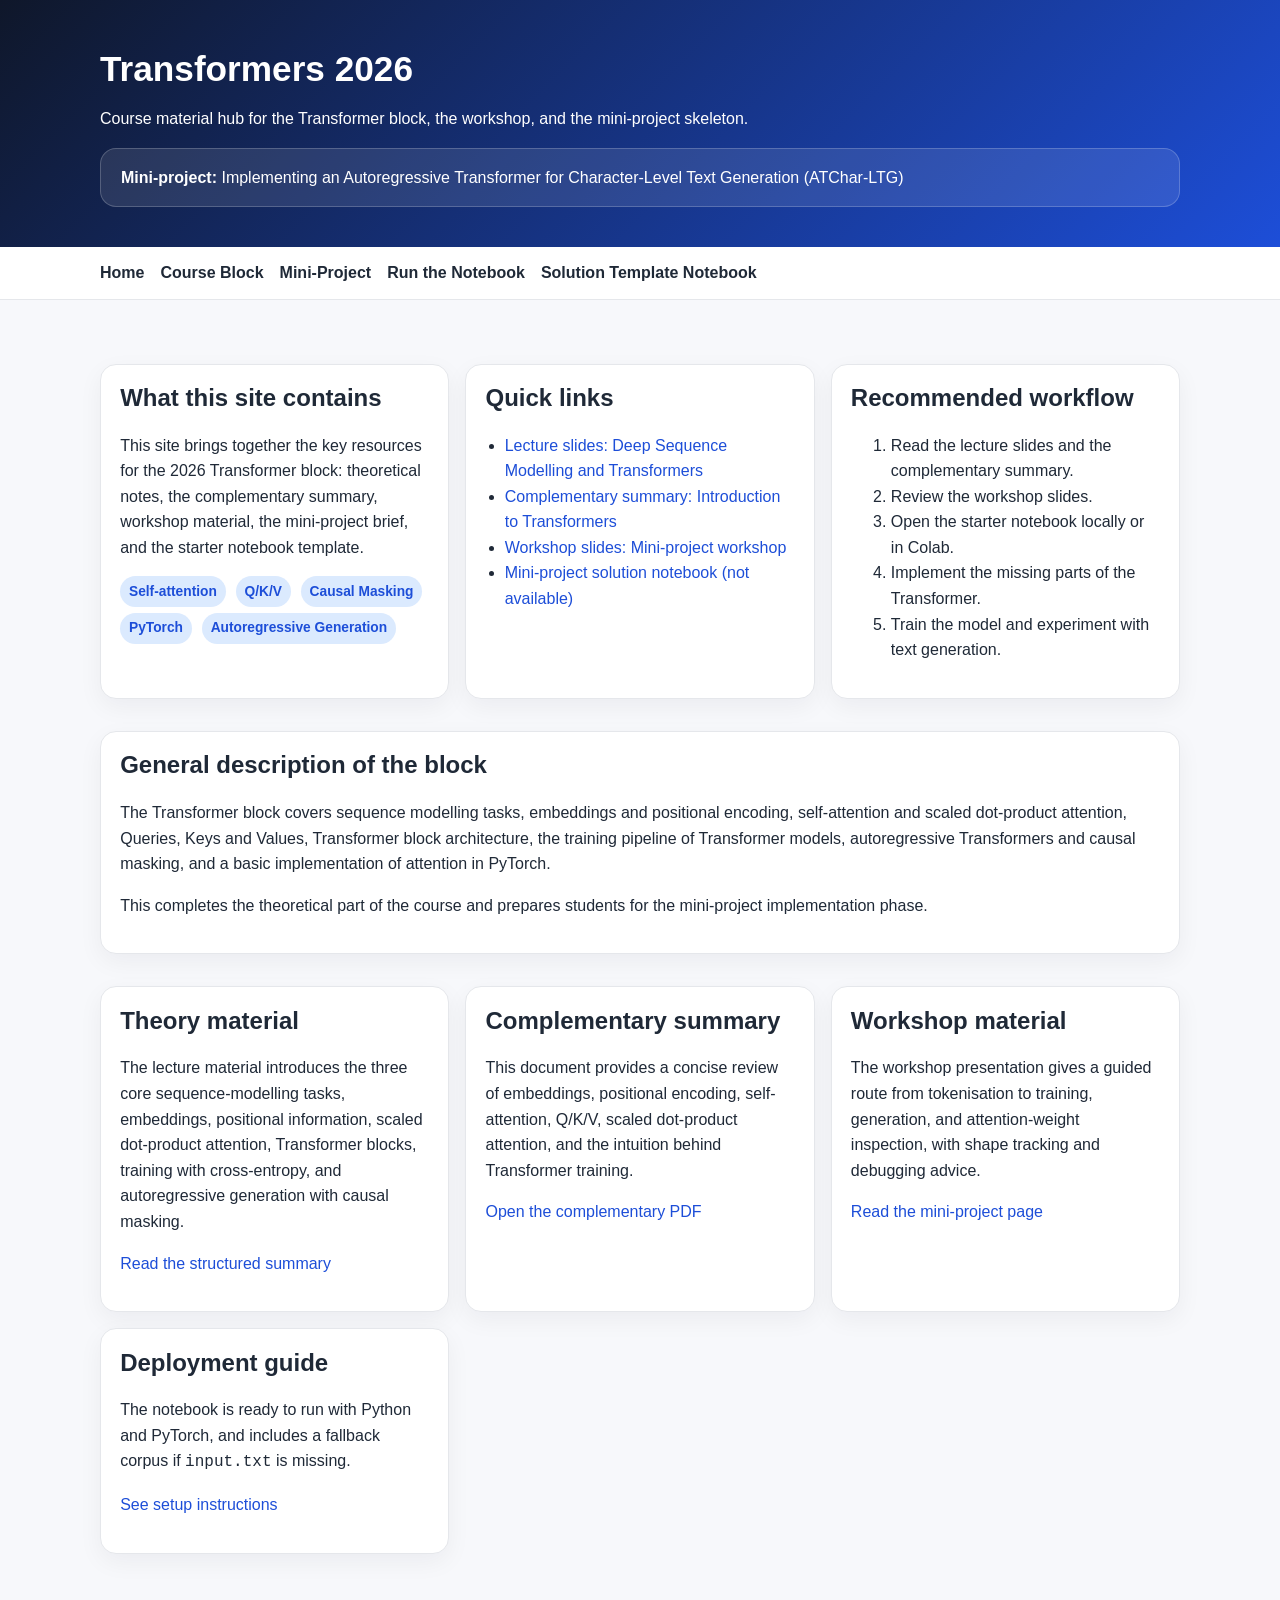
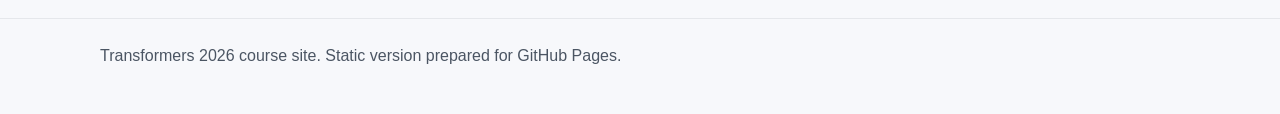
<file: index.html>
<!doctype html>
<html lang="en">
<head>
  <meta charset="utf-8">
  <meta name="viewport" content="width=device-width, initial-scale=1">
  <title>Transformers 2026</title>
  <link rel="stylesheet" href="assets/style.css">
</head>
<body>
<header>
  <div class="container">
    <h1>Transformers 2026</h1>
    <p>Course material hub for the Transformer block, the workshop, and the mini-project skeleton.</p>
    <div class="hero-box">
      <strong>Mini-project:</strong> Implementing an Autoregressive Transformer for Character-Level Text Generation (ATChar-LTG)
    </div>
  </div>
</header>

<nav>
  <div class="container">
    <a class="nav-link" href="index.html">Home</a>
    <a class="nav-link" href="syllabus.html">Course Block</a>
    <a class="nav-link" href="mini-project.html">Mini-Project</a>
    <a class="nav-link" href="deployment.html">Run the Notebook</a>
    <a class="nav-link" href="notebooks/mini_project_template_transformer.ipynb">Solution Template Notebook</a>
  </div>
</nav>

<main>
  <div class="container">
    <section class="grid">
      <article class="card">
        <h2>What this site contains</h2>
        <p>This site brings together the key resources for the 2026 Transformer block: theoretical notes, the complementary summary, workshop material, the mini-project brief, and the starter notebook template.</p>
        <div>
          <span class="tag">Self-attention</span>
          <span class="tag">Q/K/V</span>
          <span class="tag">Causal Masking</span>
          <span class="tag">PyTorch</span>
          <span class="tag">Autoregressive Generation</span>
        </div>
      </article>
      <article class="card">
        <h2>Quick links</h2>
        <ul>
          <li><a href="Transformers.pdf">Lecture slides: Deep Sequence Modelling and Transformers</a></li>
          <li><a href="IntroductionToTransformers_tex.pdf">Complementary summary: Introduction to Transformers</a></li>
          <li><a href="Mini-project_workshop.pdf">Workshop slides: Mini-project workshop</a></li>
          <li><a href="notebooks/mini_project_solution_transformer.ipynb">Mini-project solution notebook (not available)</a></li>
        </ul>
      </article>
      <article class="card">
        <h2>Recommended workflow</h2>
        <ol>
          <li>Read the lecture slides and the complementary summary.</li>
          <li>Review the workshop slides.</li>
          <li>Open the starter notebook locally or in Colab.</li>
          <li>Implement the missing parts of the Transformer.</li>
          <li>Train the model and experiment with text generation.</li>
        </ol>
      </article>
    </section>

    <section class="card">
      <h2>General description of the block</h2>
      <p>The Transformer block covers sequence modelling tasks, embeddings and positional encoding, self-attention and scaled dot-product attention, Queries, Keys and Values, Transformer block architecture, the training pipeline of Transformer models, autoregressive Transformers and causal masking, and a basic implementation of attention in PyTorch.</p>
      <p>This completes the theoretical part of the course and prepares students for the mini-project implementation phase.</p>
    </section>

    <section class="grid">
      <article class="card">
        <h2>Theory material</h2>
        <p>The lecture material introduces the three core sequence-modelling tasks, embeddings, positional information, scaled dot-product attention, Transformer blocks, training with cross-entropy, and autoregressive generation with causal masking.</p>
        <p><a href="syllabus.html">Read the structured summary</a></p>
      </article>
      <article class="card">
        <h2>Complementary summary</h2>
        <p>This document provides a concise review of embeddings, positional encoding, self-attention, Q/K/V, scaled dot-product attention, and the intuition behind Transformer training.</p>
        <p><a href="IntroductionToTransformers_tex.pdf">Open the complementary PDF</a></p>
      </article>
      <article class="card">
        <h2>Workshop material</h2>
        <p>The workshop presentation gives a guided route from tokenisation to training, generation, and attention-weight inspection, with shape tracking and debugging advice.</p>
        <p><a href="mini-project.html">Read the mini-project page</a></p>
      </article>
      <article class="card">
        <h2>Deployment guide</h2>
        <p>The notebook is ready to run with Python and PyTorch, and includes a fallback corpus if <code>input.txt</code> is missing.</p>
        <p><a href="deployment.html">See setup instructions</a></p>
      </article>
    </section>
  </div>
</main>

<footer>
  <div class="container">
    Transformers 2026 course site. Static version prepared for GitHub Pages.
  </div>
</footer>
</body>
</html>
</file>
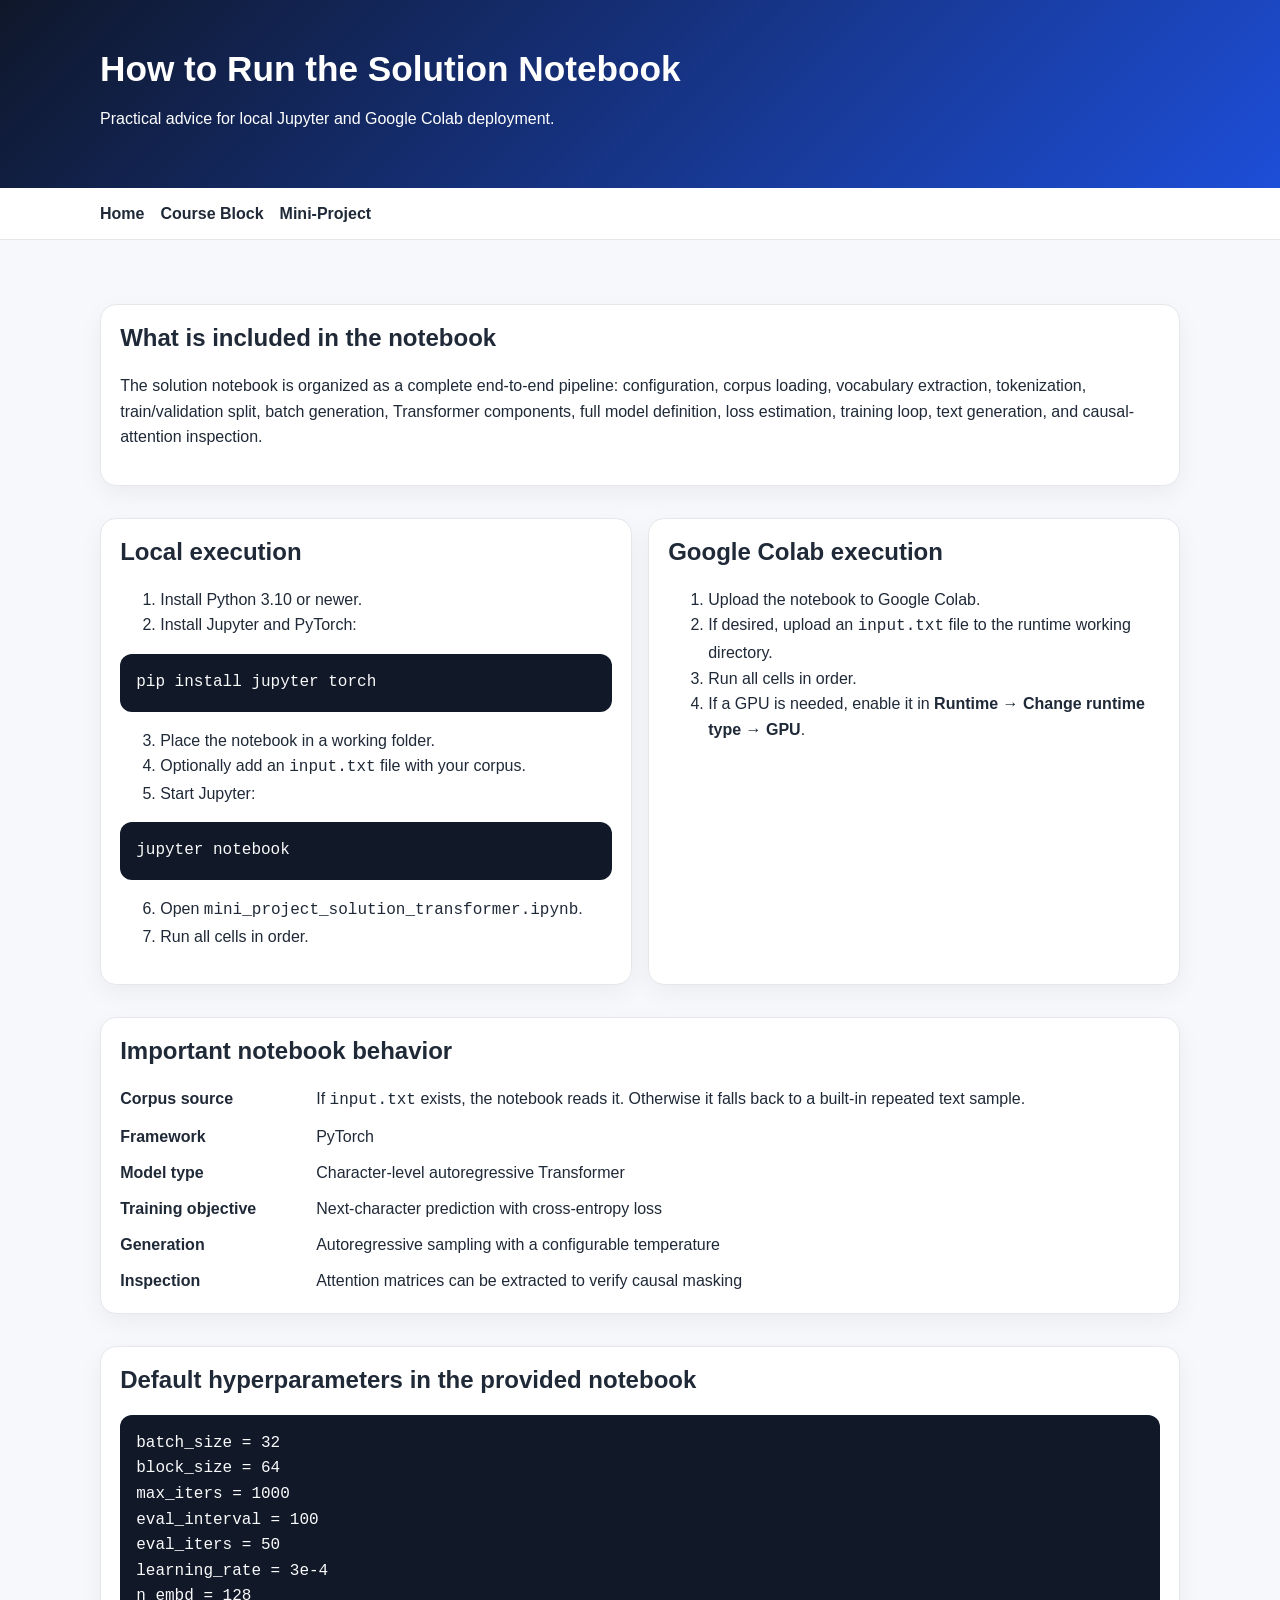
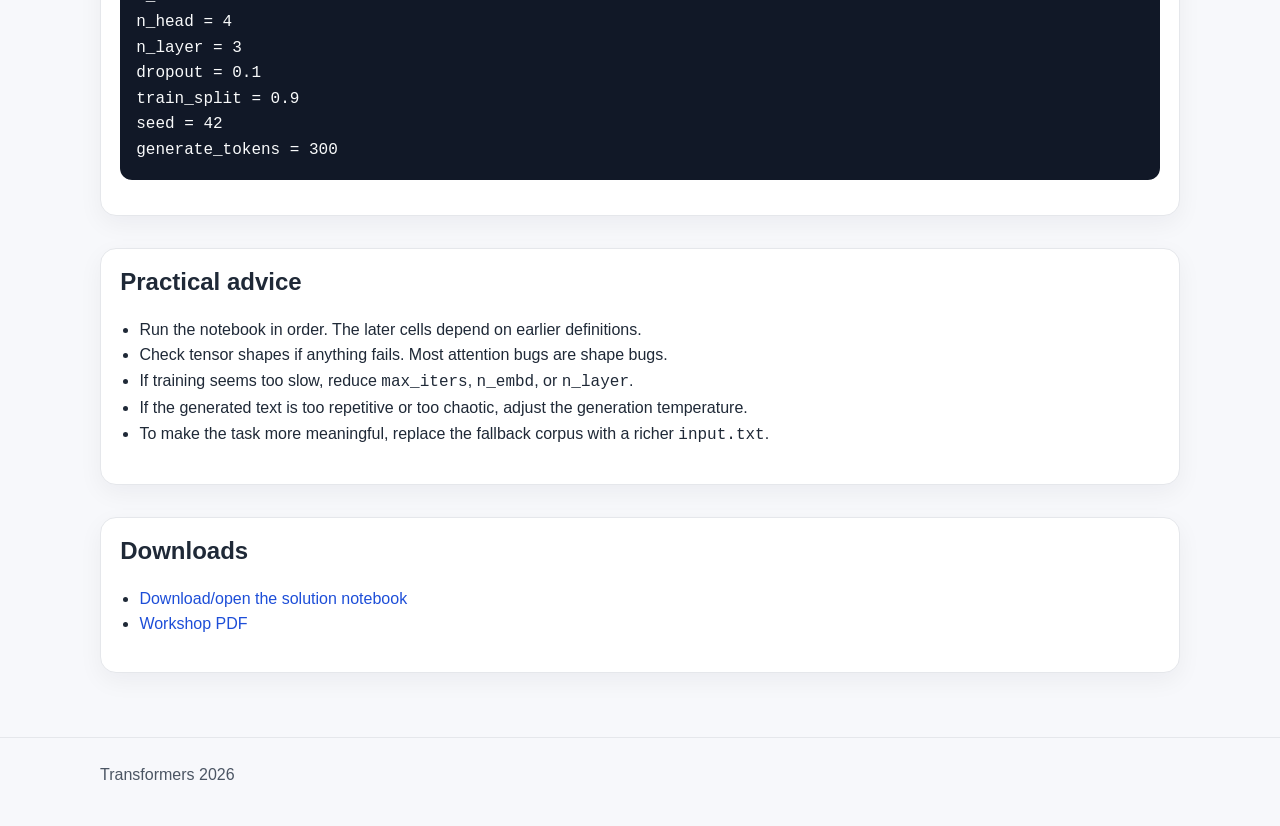
<file: deployment.html>
<!doctype html>
<html lang="en">
<head>
  <meta charset="utf-8">
  <meta name="viewport" content="width=device-width, initial-scale=1">
  <title>Run the Notebook | Transformers 2026</title>
  <link rel="stylesheet" href="assets/style.css">
</head>
<body>
<header><div class="container"><h1>How to Run the Solution Notebook</h1><p>Practical advice for local Jupyter and Google Colab deployment.</p></div></header>
<nav><div class="container"><a class="nav-link" href="index.html">Home</a><a class="nav-link" href="syllabus.html">Course Block</a><a class="nav-link" href="mini-project.html">Mini-Project</a></div></nav>
<main><div class="container">

<section class="card">
  <h2>What is included in the notebook</h2>
  <p>The solution notebook is organized as a complete end-to-end pipeline: configuration, corpus loading, vocabulary extraction, tokenization, train/validation split, batch generation, Transformer components, full model definition, loss estimation, training loop, text generation, and causal-attention inspection.</p>
</section>

<section class="grid">
  <article class="card">
    <h2>Local execution</h2>
    <ol>
      <li>Install Python 3.10 or newer.</li>
      <li>Install Jupyter and PyTorch:</li>
    </ol>
    <pre>pip install jupyter torch</pre>
    <ol start="3">
      <li>Place the notebook in a working folder.</li>
      <li>Optionally add an <code>input.txt</code> file with your corpus.</li>
      <li>Start Jupyter:</li>
    </ol>
    <pre>jupyter notebook</pre>
    <ol start="6">
      <li>Open <code>mini_project_solution_transformer.ipynb</code>.</li>
      <li>Run all cells in order.</li>
    </ol>
  </article>

  <article class="card">
    <h2>Google Colab execution</h2>
    <ol>
      <li>Upload the notebook to Google Colab.</li>
      <li>If desired, upload an <code>input.txt</code> file to the runtime working directory.</li>
      <li>Run all cells in order.</li>
      <li>If a GPU is needed, enable it in <strong>Runtime → Change runtime type → GPU</strong>.</li>
    </ol>
  </article>
</section>

<section class="card">
  <h2>Important notebook behavior</h2>
  <div class="table-like">
    <strong>Corpus source</strong><div>If <code>input.txt</code> exists, the notebook reads it. Otherwise it falls back to a built-in repeated text sample.</div>
    <strong>Framework</strong><div>PyTorch</div>
    <strong>Model type</strong><div>Character-level autoregressive Transformer</div>
    <strong>Training objective</strong><div>Next-character prediction with cross-entropy loss</div>
    <strong>Generation</strong><div>Autoregressive sampling with a configurable temperature</div>
    <strong>Inspection</strong><div>Attention matrices can be extracted to verify causal masking</div>
  </div>
</section>

<section class="card">
  <h2>Default hyperparameters in the provided notebook</h2>
  <pre>batch_size = 32
block_size = 64
max_iters = 1000
eval_interval = 100
eval_iters = 50
learning_rate = 3e-4
n_embd = 128
n_head = 4
n_layer = 3
dropout = 0.1
train_split = 0.9
seed = 42
generate_tokens = 300</pre>
</section>

<section class="card">
  <h2>Practical advice</h2>
  <ul>
    <li>Run the notebook in order. The later cells depend on earlier definitions.</li>
    <li>Check tensor shapes if anything fails. Most attention bugs are shape bugs.</li>
    <li>If training seems too slow, reduce <code>max_iters</code>, <code>n_embd</code>, or <code>n_layer</code>.</li>
    <li>If the generated text is too repetitive or too chaotic, adjust the generation temperature.</li>
    <li>To make the task more meaningful, replace the fallback corpus with a richer <code>input.txt</code>.</li>
  </ul>
</section>

<section class="card">
  <h2>Downloads</h2>
  <ul>
    <li><a href="notebooks/mini_project_template_transformer.ipynb">Download/open the solution notebook</a></li>
    <li><a href="Mini-project_workshop.pdf">Workshop PDF</a></li>
  </ul>
</section>

</div></main>
<footer><div class="container">Transformers 2026</div></footer>
</body>
</html>
</file>
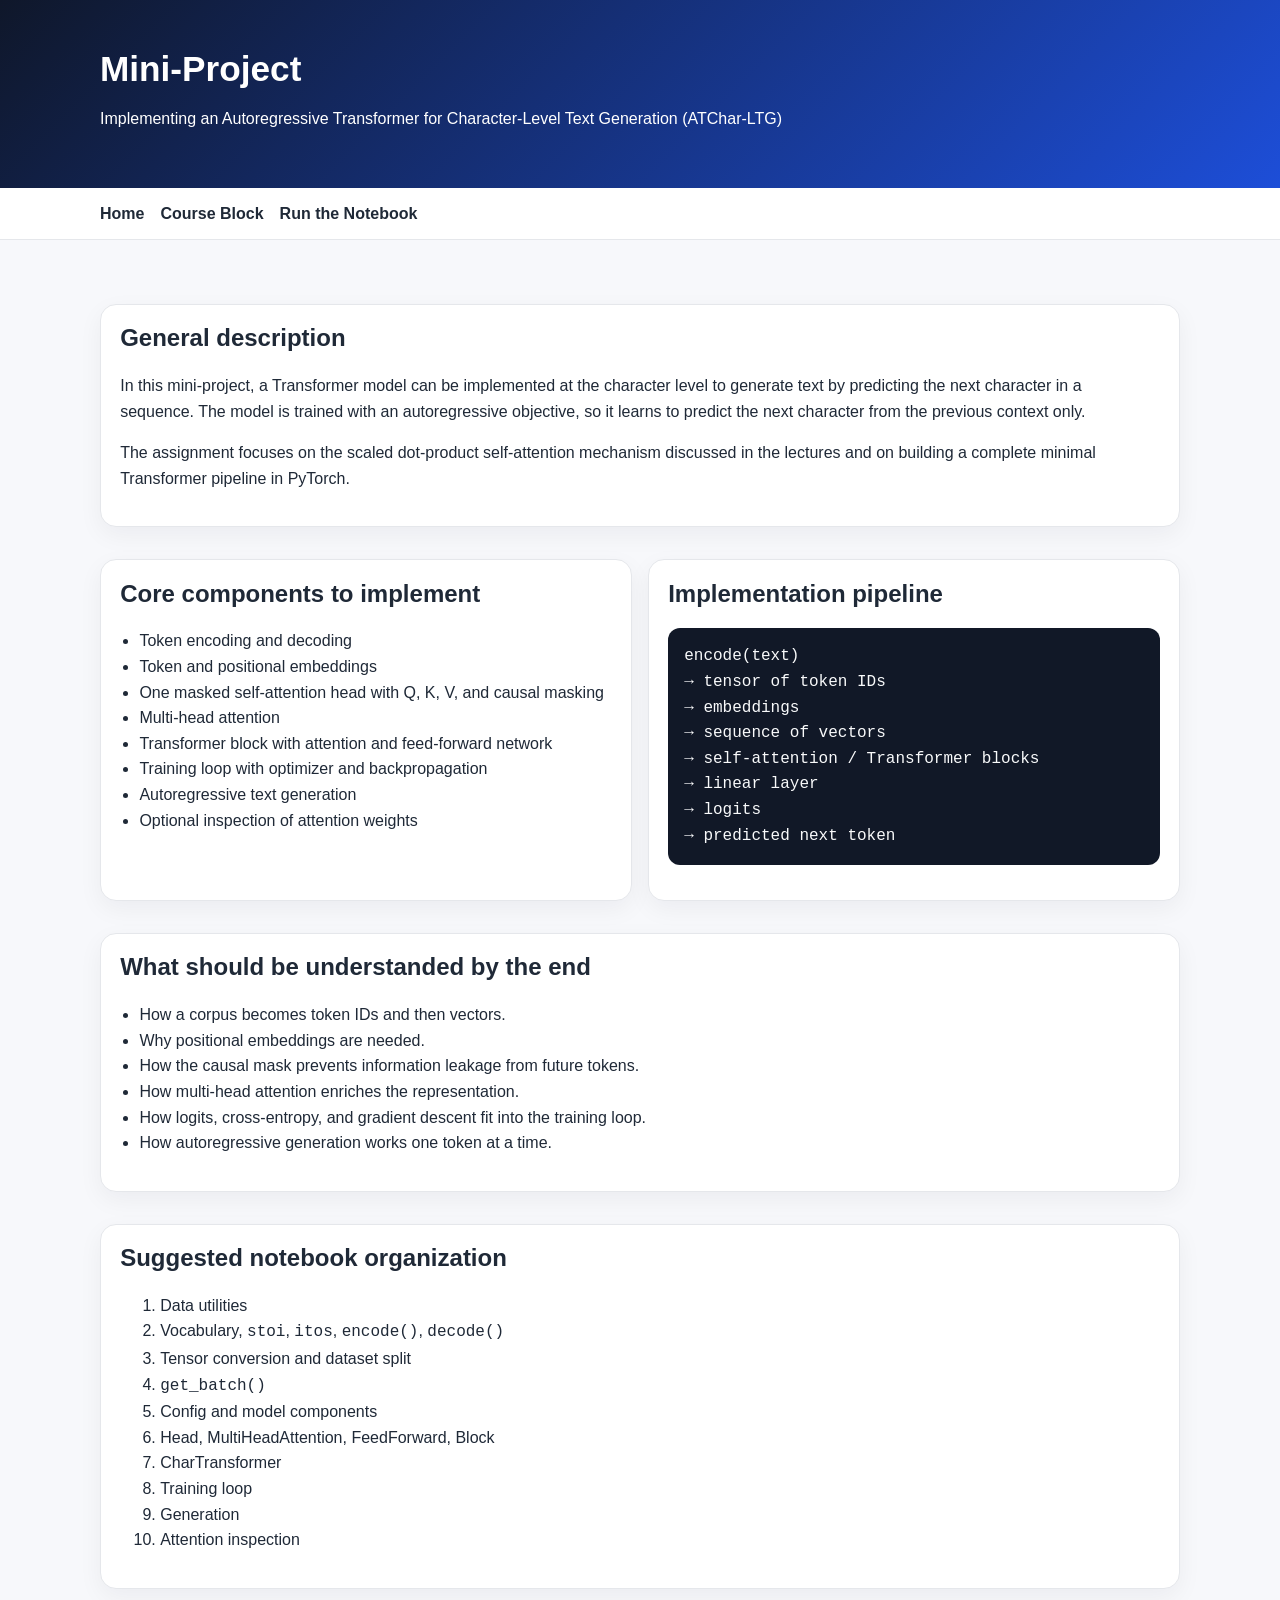
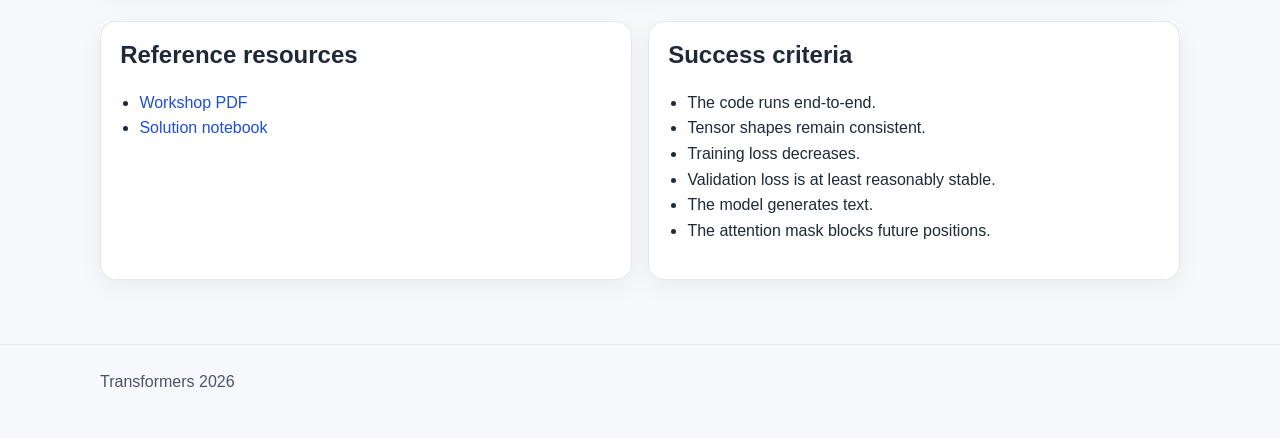
<file: mini-project.html>
<!doctype html>
<html lang="en">
<head>
  <meta charset="utf-8">
  <meta name="viewport" content="width=device-width, initial-scale=1">
  <title>Mini-Project | Transformers 2026</title>
  <link rel="stylesheet" href="assets/style.css">
</head>
<body>
<header><div class="container"><h1>Mini-Project</h1><p>Implementing an Autoregressive Transformer for Character-Level Text Generation (ATChar-LTG)</p></div></header>
<nav><div class="container"><a class="nav-link" href="index.html">Home</a><a class="nav-link" href="syllabus.html">Course Block</a><a class="nav-link" href="deployment.html">Run the Notebook</a></div></nav>
<main><div class="container">

<section class="card">
  <h2>General description</h2>
  <p>In this mini-project, a Transformer model can be implemented at the character level to generate text by predicting the next character in a sequence. The model is trained with an autoregressive objective, so it learns to predict the next character from the previous context only.</p>
  <p>The assignment focuses on the scaled dot-product self-attention mechanism discussed in the lectures and on building a complete minimal Transformer pipeline in PyTorch.</p>
</section>

<section class="grid">
  <article class="card">
    <h2>Core components to implement</h2>
    <ul>
      <li>Token encoding and decoding</li>
      <li>Token and positional embeddings</li>
      <li>One masked self-attention head with Q, K, V, and causal masking</li>
      <li>Multi-head attention</li>
      <li>Transformer block with attention and feed-forward network</li>
      <li>Training loop with optimizer and backpropagation</li>
      <li>Autoregressive text generation</li>
      <li>Optional inspection of attention weights</li>
    </ul>
  </article>
  <article class="card">
    <h2>Implementation pipeline</h2>
    <pre>encode(text)
→ tensor of token IDs
→ embeddings
→ sequence of vectors
→ self-attention / Transformer blocks
→ linear layer
→ logits
→ predicted next token</pre>
  </article>
</section>

<section class="card">
  <h2>What should be understanded by the end</h2>
  <ul>
    <li>How a corpus becomes token IDs and then vectors.</li>
    <li>Why positional embeddings are needed.</li>
    <li>How the causal mask prevents information leakage from future tokens.</li>
    <li>How multi-head attention enriches the representation.</li>
    <li>How logits, cross-entropy, and gradient descent fit into the training loop.</li>
    <li>How autoregressive generation works one token at a time.</li>
  </ul>
</section>

<section class="card">
  <h2>Suggested notebook organization</h2>
  <ol>
    <li>Data utilities</li>
    <li>Vocabulary, <code>stoi</code>, <code>itos</code>, <code>encode()</code>, <code>decode()</code></li>
    <li>Tensor conversion and dataset split</li>
    <li><code>get_batch()</code></li>
    <li>Config and model components</li>
    <li>Head, MultiHeadAttention, FeedForward, Block</li>
    <li>CharTransformer</li>
    <li>Training loop</li>
    <li>Generation</li>
    <li>Attention inspection</li>
  </ol>
</section>

<section class="grid">
  <article class="card">
    <h2>Reference resources</h2>
    <ul>
      <li><a href="Mini-project_workshop.pdf">Workshop PDF</a></li>
      <li><a href="notebooks/mini_project_template_transformer.ipynb">Solution notebook</a></li>
    </ul>
  </article>
  <article class="card">
    <h2>Success criteria</h2>
    <ul>
      <li>The code runs end-to-end.</li>
      <li>Tensor shapes remain consistent.</li>
      <li>Training loss decreases.</li>
      <li>Validation loss is at least reasonably stable.</li>
      <li>The model generates text.</li>
      <li>The attention mask blocks future positions.</li>
    </ul>
  </article>
</section>

</div></main>
<footer><div class="container">Transformers 2026</div></footer>
</body>
</html>
</file>
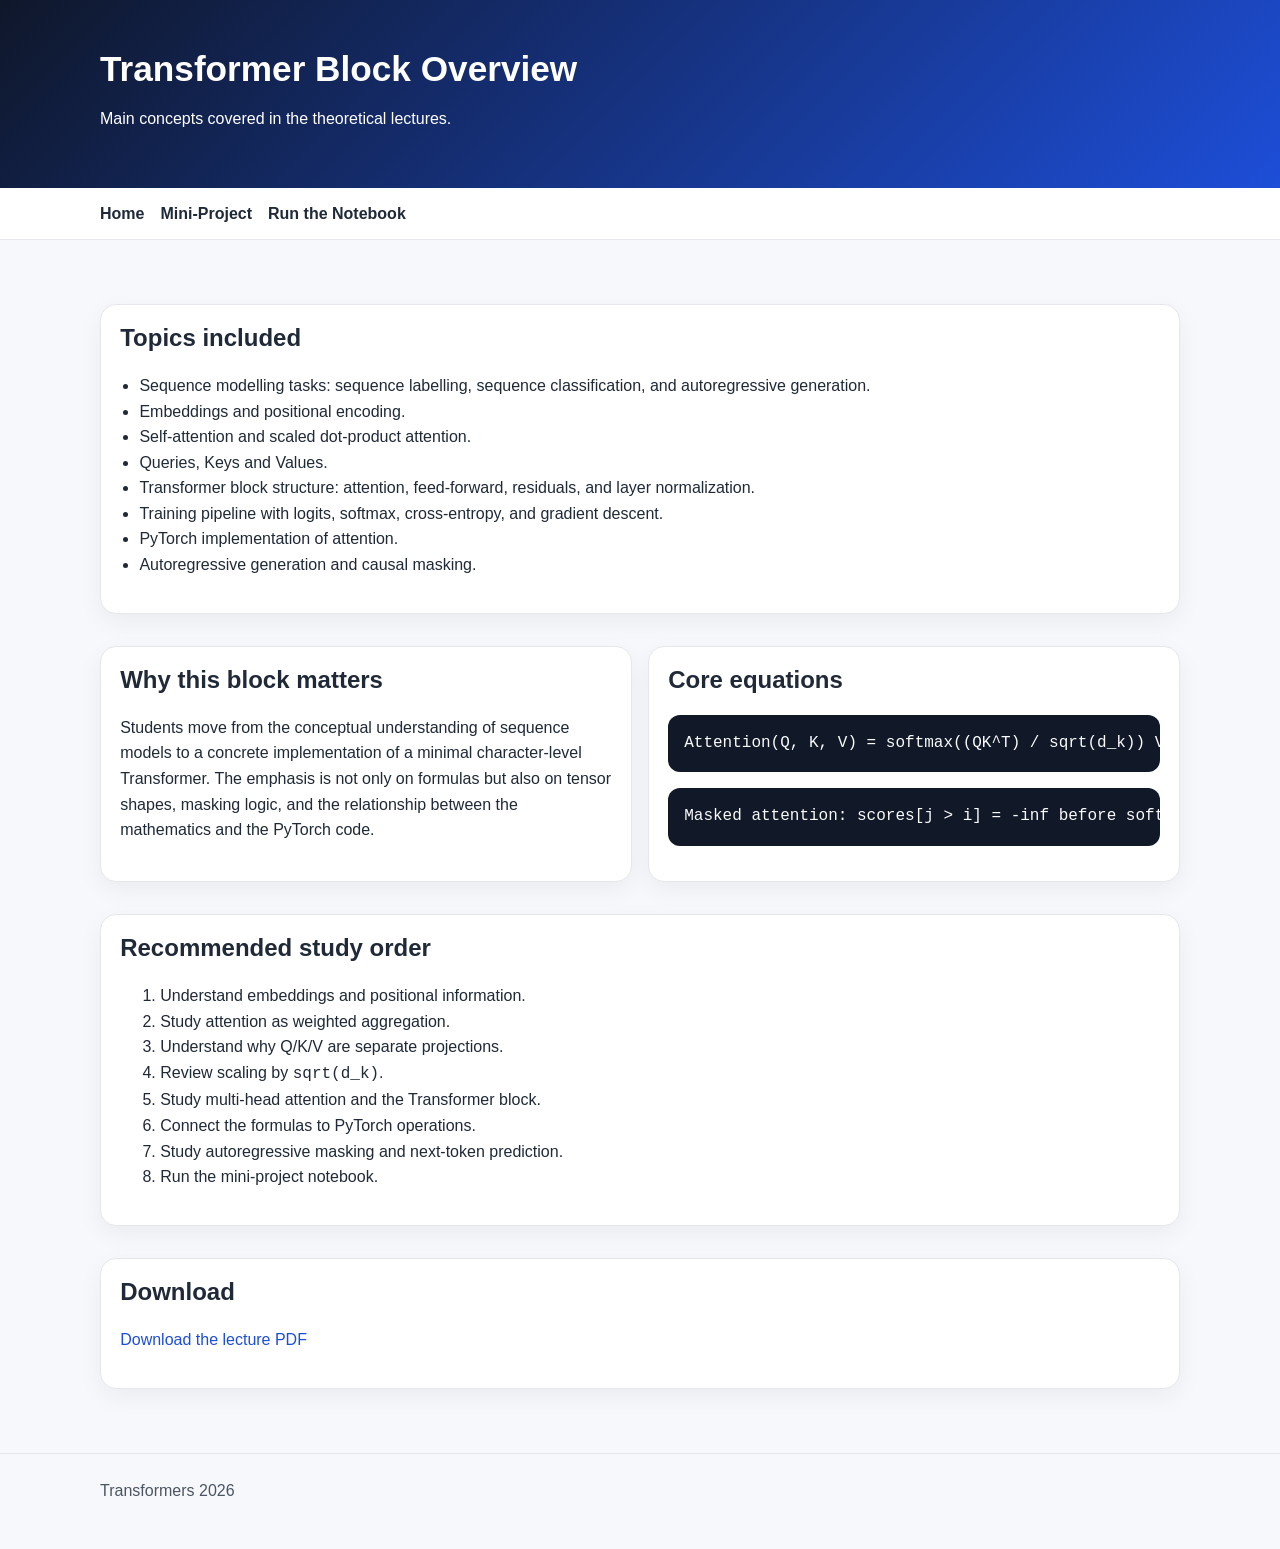
<file: syllabus.html>
<!doctype html>
<html lang="en">
<head>
  <meta charset="utf-8">
  <meta name="viewport" content="width=device-width, initial-scale=1">
  <title>Course Block | Transformers 2026</title>
  <link rel="stylesheet" href="assets/style.css">
</head>
<body>
<header><div class="container"><h1>Transformer Block Overview</h1><p>Main concepts covered in the theoretical lectures.</p></div></header>
<nav><div class="container"><a class="nav-link" href="index.html">Home</a><a class="nav-link" href="mini-project.html">Mini-Project</a><a class="nav-link" href="deployment.html">Run the Notebook</a></div></nav>
<main><div class="container">
  <section class="card">
    <h2>Topics included</h2>
    <ul>
      <li>Sequence modelling tasks: sequence labelling, sequence classification, and autoregressive generation.</li>
      <li>Embeddings and positional encoding.</li>
      <li>Self-attention and scaled dot-product attention.</li>
      <li>Queries, Keys and Values.</li>
      <li>Transformer block structure: attention, feed-forward, residuals, and layer normalization.</li>
      <li>Training pipeline with logits, softmax, cross-entropy, and gradient descent.</li>
      <li>PyTorch implementation of attention.</li>
      <li>Autoregressive generation and causal masking.</li>
    </ul>
  </section>

  <section class="grid">
    <article class="card">
      <h2>Why this block matters</h2>
      <p>Students move from the conceptual understanding of sequence models to a concrete implementation of a minimal character-level Transformer. The emphasis is not only on formulas but also on tensor shapes, masking logic, and the relationship between the mathematics and the PyTorch code.</p>
    </article>
    <article class="card">
      <h2>Core equations</h2>
      <pre>Attention(Q, K, V) = softmax((QK^T) / sqrt(d_k)) V</pre>
      <pre>Masked attention: scores[j &gt; i] = -inf before softmax</pre>
    </article>
  </section>

  <section class="card">
    <h2>Recommended study order</h2>
    <ol>
      <li>Understand embeddings and positional information.</li>
      <li>Study attention as weighted aggregation.</li>
      <li>Understand why Q/K/V are separate projections.</li>
      <li>Review scaling by <code>sqrt(d_k)</code>.</li>
      <li>Study multi-head attention and the Transformer block.</li>
      <li>Connect the formulas to PyTorch operations.</li>
      <li>Study autoregressive masking and next-token prediction.</li>
      <li>Run the mini-project notebook.</li>
    </ol>
  </section>

  <section class="card">
    <h2>Download</h2>
    <p><a href="Transformers.pdf">Download the lecture PDF</a></p>
  </section>
</div></main>
<footer><div class="container">Transformers 2026</div></footer>
</body>
</html>
</file>
<file: assets/style.css>
:root {
  --bg: #f7f8fb;
  --surface: #ffffff;
  --text: #1f2937;
  --muted: #4b5563;
  --accent: #1d4ed8;
  --accent-soft: #dbeafe;
  --border: #e5e7eb;
  --code: #111827;
}

* { box-sizing: border-box; }
html { scroll-behavior: smooth; }
body {
  margin: 0;
  font-family: Arial, Helvetica, sans-serif;
  background: var(--bg);
  color: var(--text);
  line-height: 1.6;
}
header {
  background: linear-gradient(135deg, #0f172a, #1d4ed8);
  color: white;
  padding: 3rem 1.25rem 2.5rem;
}
.container {
  width: min(1080px, 92%);
  margin: 0 auto;
}
nav {
  background: white;
  border-bottom: 1px solid var(--border);
  position: sticky;
  top: 0;
  z-index: 20;
}
nav .container {
  display: flex;
  flex-wrap: wrap;
  gap: 1rem;
  padding: 0.8rem 0;
}
a {
  color: var(--accent);
  text-decoration: none;
}
a:hover { text-decoration: underline; }
.nav-link {
  font-weight: 600;
  color: var(--text);
}
main {
  padding: 2rem 0 4rem;
}
.grid {
  display: grid;
  grid-template-columns: repeat(auto-fit, minmax(280px, 1fr));
  gap: 1rem;
}
.card {
  background: var(--surface);
  border: 1px solid var(--border);
  border-radius: 16px;
  padding: 1.2rem;
  box-shadow: 0 8px 24px rgba(15, 23, 42, 0.05);
}
.hero-box {
  background: rgba(255,255,255,0.1);
  border: 1px solid rgba(255,255,255,0.2);
  border-radius: 16px;
  padding: 1rem 1.25rem;
  margin-top: 1rem;
}
.tag {
  display: inline-block;
  background: var(--accent-soft);
  color: var(--accent);
  padding: 0.28rem 0.55rem;
  border-radius: 999px;
  font-size: 0.86rem;
  font-weight: 700;
  margin: 0 0.35rem 0.35rem 0;
}
section {
  margin-top: 2rem;
}
h1, h2, h3 { line-height: 1.2; }
h1 { margin: 0; font-size: 2.2rem; }
h2 { margin-top: 0; }
ul { padding-left: 1.2rem; }
code, pre {
  font-family: Consolas, Monaco, monospace;
}
pre {
  background: var(--code);
  color: #f9fafb;
  padding: 1rem;
  border-radius: 12px;
  overflow: auto;
}
.notice {
  border-left: 4px solid var(--accent);
  background: #eff6ff;
  padding: 0.9rem 1rem;
  border-radius: 10px;
}
footer {
  border-top: 1px solid var(--border);
  padding: 1.5rem 0 3rem;
  color: var(--muted);
}
.table-like {
  display: grid;
  grid-template-columns: 180px 1fr;
  gap: 0.65rem 1rem;
}
@media (max-width: 700px) {
  .table-like { grid-template-columns: 1fr; }
  h1 { font-size: 1.8rem; }
}
</file>
